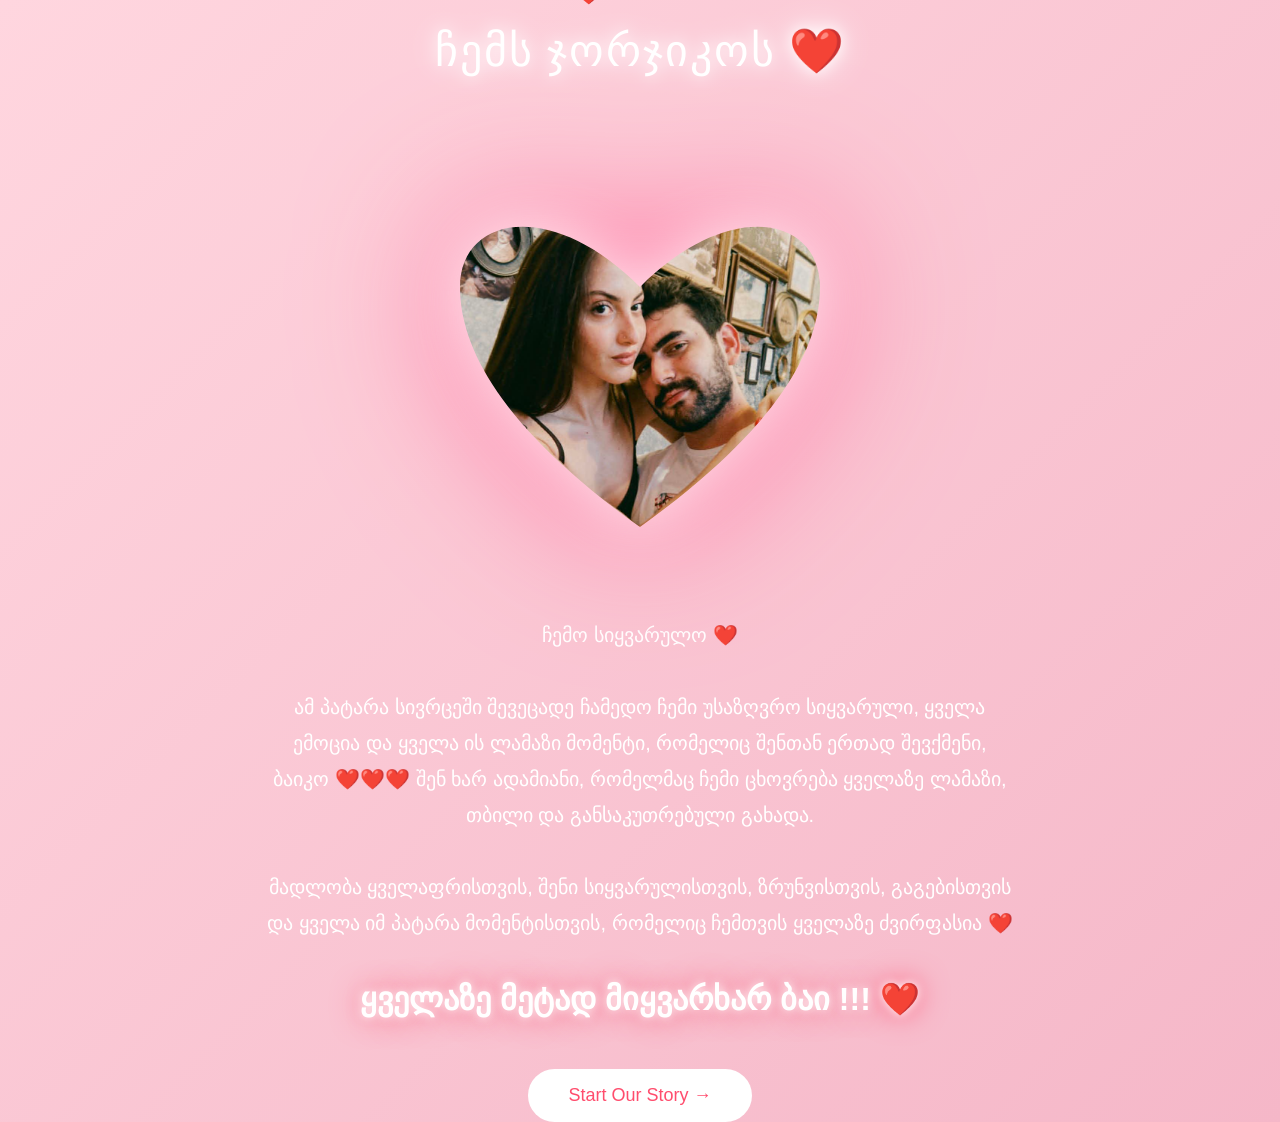
<file: index.html>
<!DOCTYPE html>
<html lang="ka">
<head>

<meta charset="UTF-8">
<title>For My Love ❤️</title>

<style>

body{
margin:0;
min-height:100vh;
display:flex;
flex-direction:column;
align-items:center;
background:linear-gradient(135deg,#ffd6df,#f5b7c8);
font-family:'Segoe UI',sans-serif;
overflow-x:hidden;
}


/* TITLE */

.title{

margin-top:25px;

font-size:44px;

color:white;

font-family:cursive;

letter-spacing:2px;

z-index:10;

text-shadow:
0 0 15px white,
0 0 35px rgba(255,255,255,.8);

}



/* CONTAINER */

.container{

width:90%;

max-width:750px;

text-align:center;

color:white;

}



/* HEART PHOTO */

.heart{

width:360px;

height:360px;

margin:120px auto 60px;

position:relative;

animation:float 3s ease-in-out infinite;

filter:
drop-shadow(0 0 30px rgba(255,255,255,.8))
drop-shadow(0 0 70px #ff6b9a);

}



/* PHOTO AS HEART */

.heart img{

width:100%;

height:100%;

object-fit:cover;


/* მთავარი ნაწილი */

clip-path:path(
"M180 330 C40 230 0 150 0 90 C0 20 90 0 180 90 C270 0 360 20 360 90 C360 150 320 230 180 330"
);


}



/* MOVING */

@keyframes float{

0%{

transform:translateY(0);

}


50%{

transform:translateY(-25px);

}


100%{

transform:translateY(0);

}

}



/* TEXT */


.text{

font-size:20px;

line-height:1.8;

margin-top:20px;

}



.love{

display:block;

margin-top:30px;

font-size:32px;

font-weight:bold;

text-shadow:

0 0 10px white,

0 0 30px #ff4d6d;

}



/* BUTTON */


.button{

margin-top:40px;

padding:16px 40px;

border:none;

border-radius:40px;

background:white;

color:#ff4d6d;

font-size:18px;

cursor:pointer;

transition:.3s;

}



.button:hover{

transform:scale(1.1);

box-shadow:0 0 30px white;

}



/* FALLING HEARTS */


.fall{

position:fixed;

top:-30px;

color:white;

font-size:20px;

animation:fall linear infinite;

}



@keyframes fall{


from{

transform:translateY(0);

}


to{

transform:translateY(120vh);

}


}



/* MOUSE SPARKLE */


.sparkle{

position:fixed;

width:7px;

height:7px;

background:white;

border-radius:50%;

pointer-events:none;

animation:spark 1s forwards;

}



@keyframes spark{


0%{

opacity:1;

transform:scale(1);

}


100%{

opacity:0;

transform:scale(3);

}

}


</style>

</head>


<body>


<div class="title">

ჩემს ჯორჯიკოს ❤️

</div>



<div class="container">


<div class="heart">

<img src="1p.jpg">

</div>




<div class="text">


ჩემო სიყვარულო ❤️

<br><br>

ამ პატარა სივრცეში შევეცადე ჩამედო ჩემი უსაზღვრო სიყვარული,
ყველა ემოცია და ყველა ის ლამაზი მომენტი,
რომელიც შენთან ერთად შევქმენი, ბაიკო ❤️❤️❤️
შენ ხარ ადამიანი, რომელმაც ჩემი ცხოვრება ყველაზე ლამაზი,
თბილი და განსაკუთრებული გახადა.

<br><br>

მადლობა ყველაფრისთვის,
შენი სიყვარულისთვის, ზრუნვისთვის, გაგებისთვის და ყველა იმ პატარა მომენტისთვის,
რომელიც ჩემთვის ყველაზე ძვირფასია ❤️


<span class="love">

ყველაზე მეტად მიყვარხარ ბაი !!! ❤️

</span>


</div>



<button class="button" onclick="location.href='story.html'">

Start Our Story →

</button>


</div>





<script>


/* MOUSE SPARKLES */

document.addEventListener("mousemove",function(e){

let s=document.createElement("div");

s.className="sparkle";

s.style.left=e.pageX+"px";

s.style.top=e.pageY+"px";

document.body.appendChild(s);


setTimeout(()=>s.remove(),1000);


});




/* FALLING HEARTS */


setInterval(()=>{


let h=document.createElement("div");

h.className="fall";

h.innerHTML="❤️";

h.style.left=Math.random()*100+"vw";

h.style.fontSize=(15+Math.random()*25)+"px";

h.style.animationDuration=(4+Math.random()*5)+"s";


document.body.appendChild(h);


setTimeout(()=>h.remove(),8000);


},700);



</script>


</body>
</html>
</file>
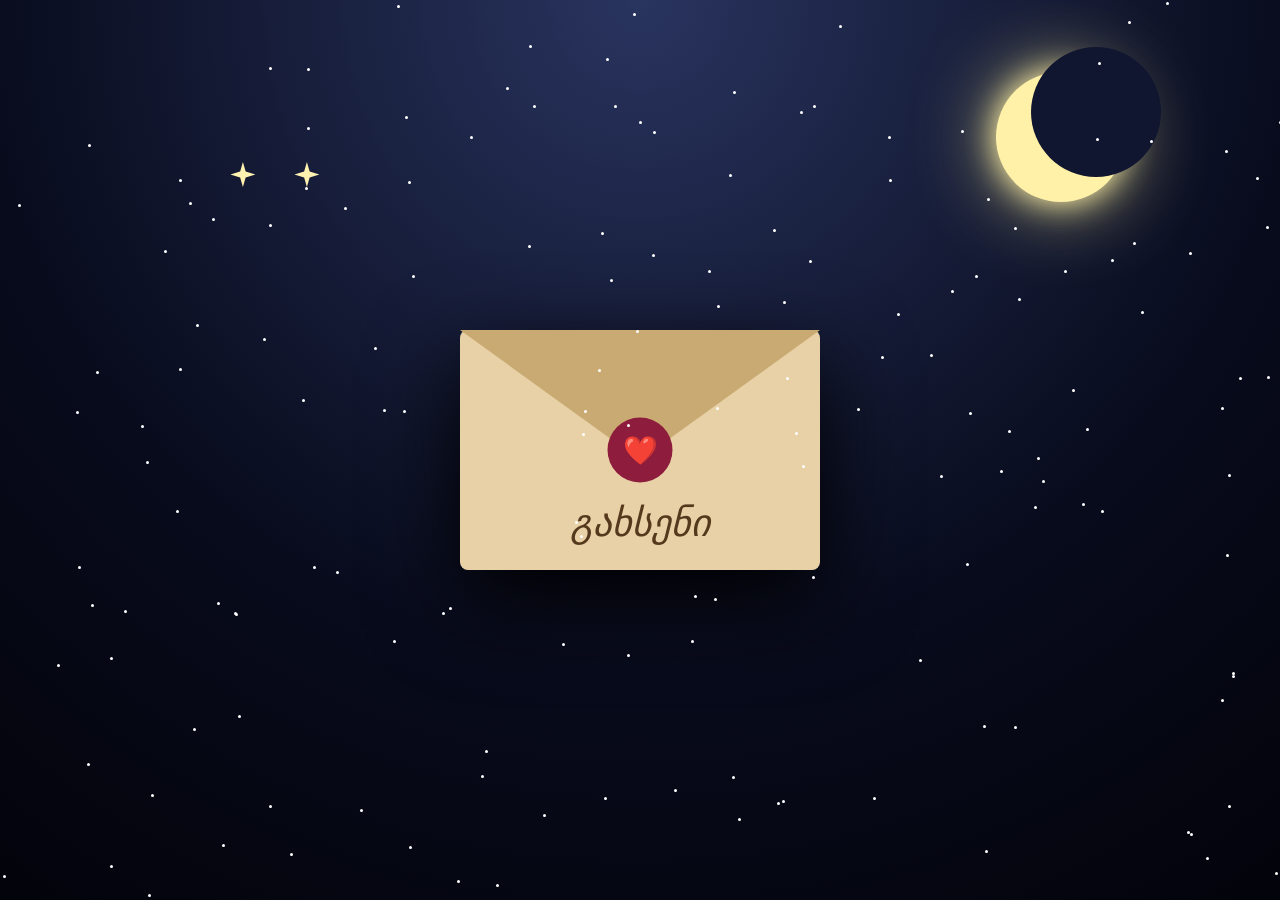
<file: love.html>
<!DOCTYPE html>
<html lang="ka">
<head>

<meta charset="UTF-8">
<title>Love Letter 💌</title>

<style>

*{
box-sizing:border-box;
}

body{
margin:0;
height:100vh;
overflow:hidden;
background:
radial-gradient(circle at top,#29345f,#080b1c 60%,#02030a);
font-family:Georgia,serif;
}


/* STARS */

.star{
position:absolute;
width:3px;
height:3px;
background:white;
border-radius:50%;
animation:twinkle 3s infinite;
}

@keyframes twinkle{
50%{
opacity:1;
transform:scale(1.5);
}
}



/* TWO SPECIAL STARS */

.love-star{

position:absolute;
width:25px;
height:25px;

background:#fff2b0;

clip-path:polygon(
50% 0%,
61% 38%,
100% 50%,
61% 62%,
50% 100%,
39% 62%,
0 50%,
39% 38%
);

filter:
drop-shadow(0 0 15px white)
drop-shadow(0 0 40px #ffd86b);

animation:shine 3s infinite;

}


.star1{
top:18%;
left:18%;
}


.star2{
top:18%;
left:23%;
animation-delay:1s;
}



@keyframes shine{

50%{
transform:scale(1.5);
}

}




/* MOON */

.moon{

position:absolute;

top:8%;
right:12%;

width:130px;
height:130px;

background:#fff1a8;

border-radius:50%;

box-shadow:
0 0 30px #fff1a8,
0 0 80px rgba(255,240,150,.8);

}


.moon:after{

content:"";

position:absolute;

width:130px;
height:130px;

background:#101630;

border-radius:50%;

top:-25px;
left:35px;

}




/* ENVELOPE */

.scene{

position:absolute;

top:50%;
left:50%;

transform:translate(-50%,-50%);

animation:come 2s ease;

}


@keyframes come{

from{
opacity:0;
transform:translate(-50%,100px) scale(.8);
}

to{
opacity:1;
transform:translate(-50%,-50%) scale(1);
}

}




.envelope{

width:360px;
height:240px;

background:#e8d1a6;

border-radius:8px;

position:relative;

cursor:pointer;

box-shadow:
0 30px 90px black;

}



.flap{

position:absolute;

top:0;
left:0;

border-left:180px solid transparent;
border-right:180px solid transparent;
border-top:130px solid #c8aa72;

z-index:3;

}




.seal{

position:absolute;

top:50%;
left:50%;

transform:translate(-50%,-50%);

width:65px;
height:65px;

background:#8e1d3d;

border-radius:50%;

display:flex;
justify-content:center;
align-items:center;

color:white;

font-size:28px;

z-index:5;

}



.open{

position:absolute;

bottom:25px;

width:100%;

text-align:center;

font-size:38px;

font-style:italic;

color:#54391d;

z-index:5;

}



/* LETTER */

.letter{

display:none;

position:absolute;

top:50%;
left:50%;

transform:translate(-50%,-50%);

width:650px;
max-width:90%;

max-height:80vh;

overflow:auto;

padding:45px;

background:#f5e3bd;

color:#49331f;

font-size:21px;

line-height:1.8;

box-shadow:
0 30px 100px black;

animation:paper 1.5s ease;

}



@keyframes paper{

from{
opacity:0;
transform:translate(-50%,100px) scale(.8);
}

to{
opacity:1;
transform:translate(-50%,-50%) scale(1);
}

}



.signature{

text-align:right;

margin-top:35px;

font-size:30px;

font-style:italic;

}



/* BUTTONS */


button{

font-family:Georgia,serif;

}


.skip,
.next{

margin-top:25px;

padding:12px 35px;

border:none;

border-radius:30px;

cursor:pointer;

font-size:17px;

}



.skip{

background:white;

color:#8e1d3d;

}



.next{

display:none;

background:#8e1d3d;

color:white;

}



.show{

display:inline-block;

animation:fade 1s;

}



@keyframes fade{

from{
opacity:0;
}

to{
opacity:1;
}

}


</style>

</head>


<body>


<div class="moon"></div>

<div class="love-star star1"></div>
<div class="love-star star2"></div>



<div class="scene" id="scene">


<div class="envelope" onclick="openLetter()">

<div class="flap"></div>

<div class="seal">
❤️
</div>

<div class="open">
გახსენი
</div>

</div>


</div>




<div class="letter" id="letter">


<div id="text"></div>

<div class="signature" id="signature"></div>


<button class="skip" onclick="skipText()">
Skip ✨
</button>


<button class="next" id="nextBtn" onclick="location.href='memories.html'">
შემდეგი გვერდი 💖
</button>


</div>





<script>


for(let i=0;i<160;i++){

let s=document.createElement("div");

s.className="star";

s.style.left=Math.random()*100+"vw";

s.style.top=Math.random()*100+"vh";

s.style.animationDelay=Math.random()*3+"s";

document.body.appendChild(s);

}




const message=`

ჩემო სიყვარულო, ჩემო ბაიკო ❤️





სიტყვები მართლა ძალიან პატარაა იმ გრძნობასთან შედარებით,

რასაც შენ მიმართ ვგრძნობ, ბაი.  ყოველთვის გეუბნები ხოლმე , როგორ მიყვარხარ, მაგრამ ეგ სიტყვები მართლა ვერასდროს იქნება საკმარისი❤️

ძალიან ბედნიერი მინდა იყო ჩემთან ერთად.

შენ ხარ ჩემი ყველაზე ლამაზი ამბავი, რომელიც უფლის ნებით მოხდა💗

უშენოდ არცერთი წამი და ჩემი ცხოვრების არც ერთი ეტაპი აღარ წარმომიდგენია და არც ვაპირებ წარმოდგენას💗 ყვეეელაზეე დიდი და მნიშნელოვანი ადგილი გიჭირავს ჩემს გულში, გონებაში და ცხოვრებაში💗

მინდა იცოდე, რომ ყოველთვის ჩემი განსაკუთრებული ადამიანი იქნები,რომელთანაც ყველაზე ბედნიერად და მშვიდად ვიგრძენი თავი💗 შენი სუნი და ჩახუტება ყველაფერს მირჩევნია💗

 რაც არ უნდა მოხდეს, რამდენი დროც არ უნდა გავიდეს. ვერაფერი მოხდება ცუდი,

მაგრამ მაინც 💗 ყოველთვის შენ გვერდით ვიქნები, ყოველთვის💗 მე სულ შენი ბაიკო ვიქნები, შენ სულ ჩემი 💗



ყველა ცხოვრებაში ყველაზე, ყველაზე მეტად მიყვარხარ ბაიკო ❤️❤️


`;



let i=0;
let typing=true;



function openLetter(){

document.getElementById("scene").style.display="none";

document.getElementById("letter").style.display="block";

type();

}



function type(){

if(i<message.length && typing){

document.getElementById("text").innerHTML+=message.charAt(i);

i++;

setTimeout(type,45);

}

else{

finish();

}

}



function skipText(){

typing=false;

document.getElementById("text").innerHTML=message;

finish();

}



function finish(){

document.getElementById("signature").innerHTML=
"სამუდამოდ შენი თათია ❤️";


document.getElementById("nextBtn")
.classList.add("show");

}


</script>


</body>
</html>
</file>
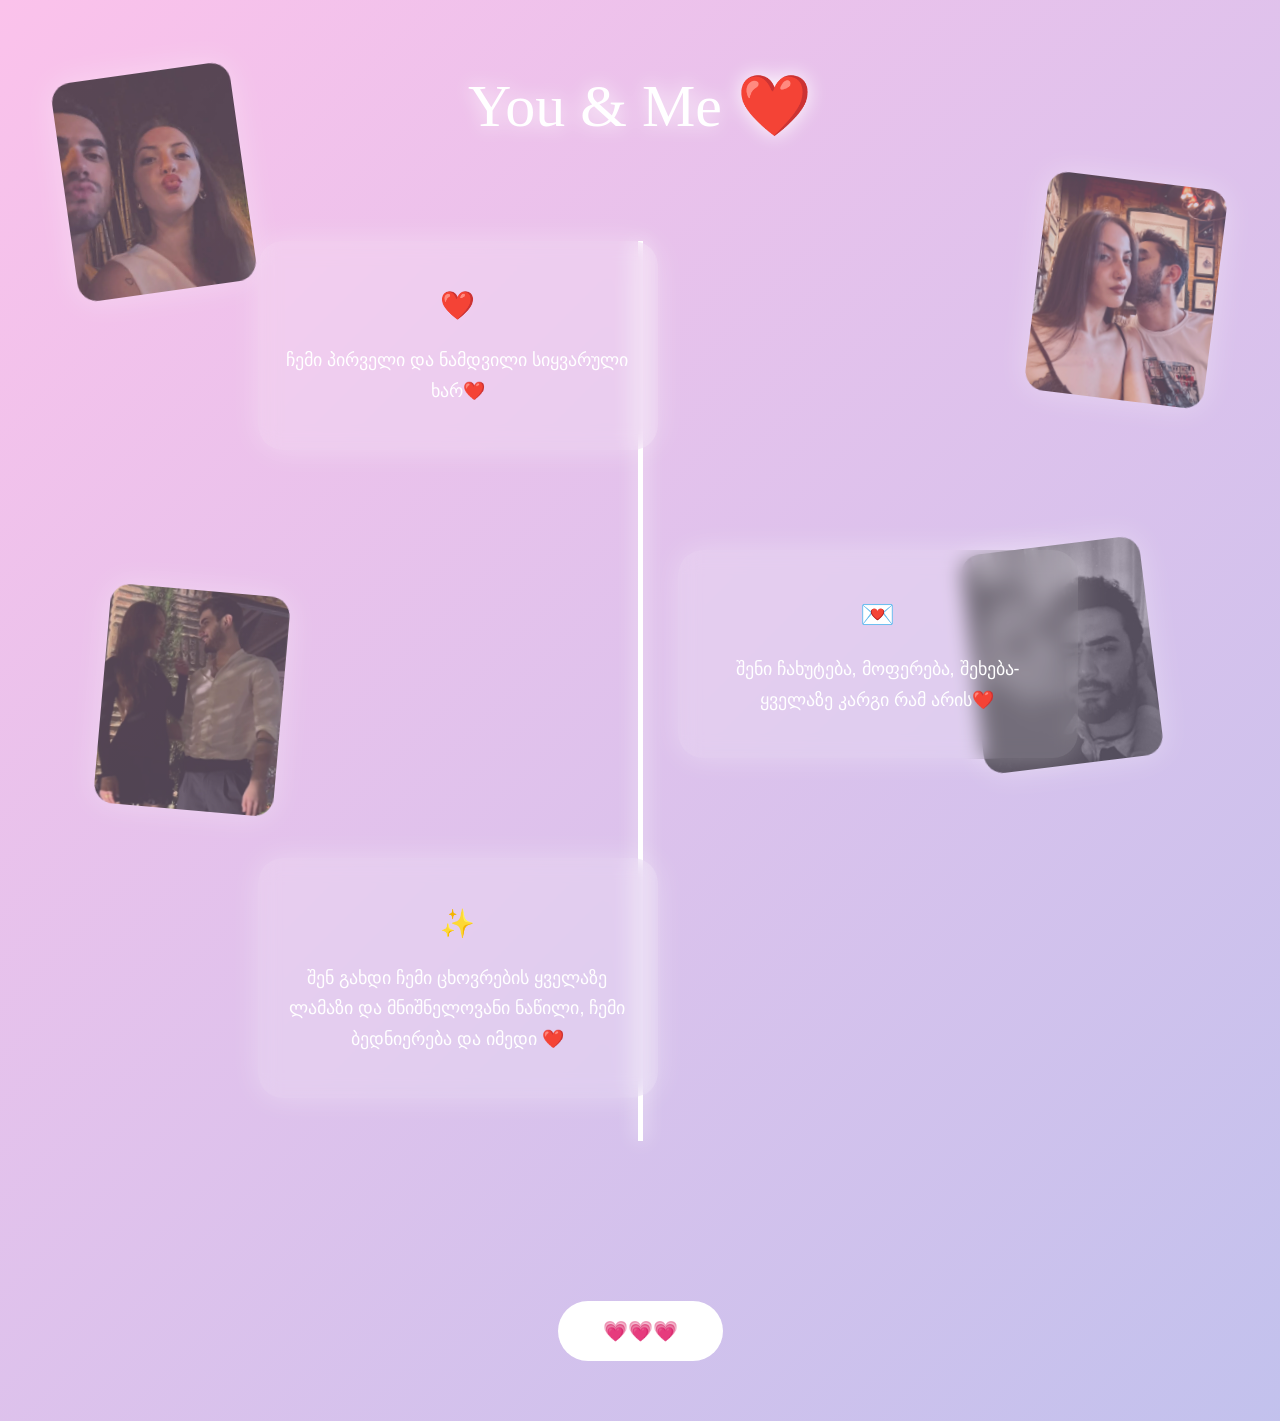
<file: story.html>
<!DOCTYPE html>
<html lang="ka">
<head>

<meta charset="UTF-8">
<title>💗💗💗</title>

<style>

body{
margin:0;
min-height:100vh;
font-family:'Segoe UI',sans-serif;
background:linear-gradient(135deg,#fbc2eb,#a6c1ee,#ffd6df);
background-size:300% 300%;
animation:bg 12s infinite alternate;
overflow-x:hidden;
color:white;
}


@keyframes bg{
0%{background-position:left;}
100%{background-position:right;}
}



/* FLOATING PHOTOS */

.photo{

position:fixed;

width:180px;
height:220px;

object-fit:cover;

border-radius:20px;

opacity:.65;

filter:blur(.3px);

box-shadow:
0 0 30px rgba(255,255,255,.5);

animation:floatPhoto 8s infinite alternate;

}



.p1{
top:8%;
left:5%;
transform:rotate(-8deg);
}

.p2{
top:20%;
right:5%;
transform:rotate(7deg);
}

.p3{
bottom:10%;
left:8%;
transform:rotate(5deg);
}

.p4{
bottom:15%;
right:10%;
transform:rotate(-7deg);
}



@keyframes floatPhoto{

from{
transform:translateY(0) rotate(5deg);
}

to{
transform:translateY(-30px) rotate(-5deg);
}

}





/* MAIN */

.container{

width:80%;

margin:auto;

padding-top:70px;

text-align:center;

}



.title{

font-size:60px;

font-family:cursive;

text-shadow:
0 0 20px white;

animation:title 2s forwards;

}



@keyframes title{

from{
opacity:0;
transform:translateY(-50px);
}

to{
opacity:1;
}

}




.subtitle{

font-size:22px;

margin-top:20px;

opacity:.9;

}



/* TIMELINE */


.timeline{

position:relative;

margin:100px auto;

width:5px;

background:white;

min-height:900px;

box-shadow:
0 0 20px white;

}



.card{

width:350px;

padding:25px;

background:rgba(255,255,255,.18);

backdrop-filter:blur(10px);

border-radius:25px;

position:relative;

margin:100px 0;

box-shadow:
0 0 30px rgba(255,255,255,.3);

}



.left{

right:380px;

}


.right{

left:40px;

}




.card h2{

font-family:cursive;

font-size:28px;

}



.card p{

font-size:18px;

line-height:1.7;

}





/* HEARTS */

.heart{

position:fixed;

pointer-events:none;

animation:heart 1s forwards;

}



@keyframes heart{

from{
opacity:1;
transform:scale(1);
}

to{
opacity:0;
transform:scale(2) translateY(-50px);
}

}




/* BUTTON */


button{

margin:60px;

padding:18px 45px;

border:none;

border-radius:40px;

background:white;

color:#ff4d6d;

font-size:20px;

cursor:pointer;

}


button:hover{

transform:scale(1.1);

}



</style>

</head>


<body>



<img src="2p.jpg" class="photo p1">
<img src="3p.jpg" class="photo p2">
<img src="4p.jpg" class="photo p3">
<img src="5p.jpg" class="photo p4">





<div class="container">


<div class="title">

You & Me ❤️

</div>


<div class="subtitle">


</div>




<div class="timeline">



<div class="card left">

<h2>❤️</h2>

<p>
ჩემი პირველი და ნამდვილი სიყვარული ხარ❤️
</p>

</div>




<div class="card right">

<h2> 💌</h2>

<p>
 შენი ჩახუტება, მოფერება, შეხება- ყველაზე კარგი რამ არის❤️

</p>

</div>




<div class="card left">

<h2>✨</h2>

<p>
შენ გახდი ჩემი ცხოვრების ყველაზე ლამაზი და მნიშნელოვანი ნაწილი,
 ჩემი ბედნიერება და იმედი ❤️
</p>

</div>



</div>




<button onclick="location.href='love.html'">

 💗💗💗

</button>



</div>





<script>


document.addEventListener("mousemove",e=>{

let h=document.createElement("div");

h.className="heart";

h.innerHTML="❤️";

h.style.left=e.pageX+"px";

h.style.top=e.pageY+"px";

document.body.appendChild(h);


setTimeout(()=>h.remove(),1000);


});



</script>



</body>
</html>
</file>
